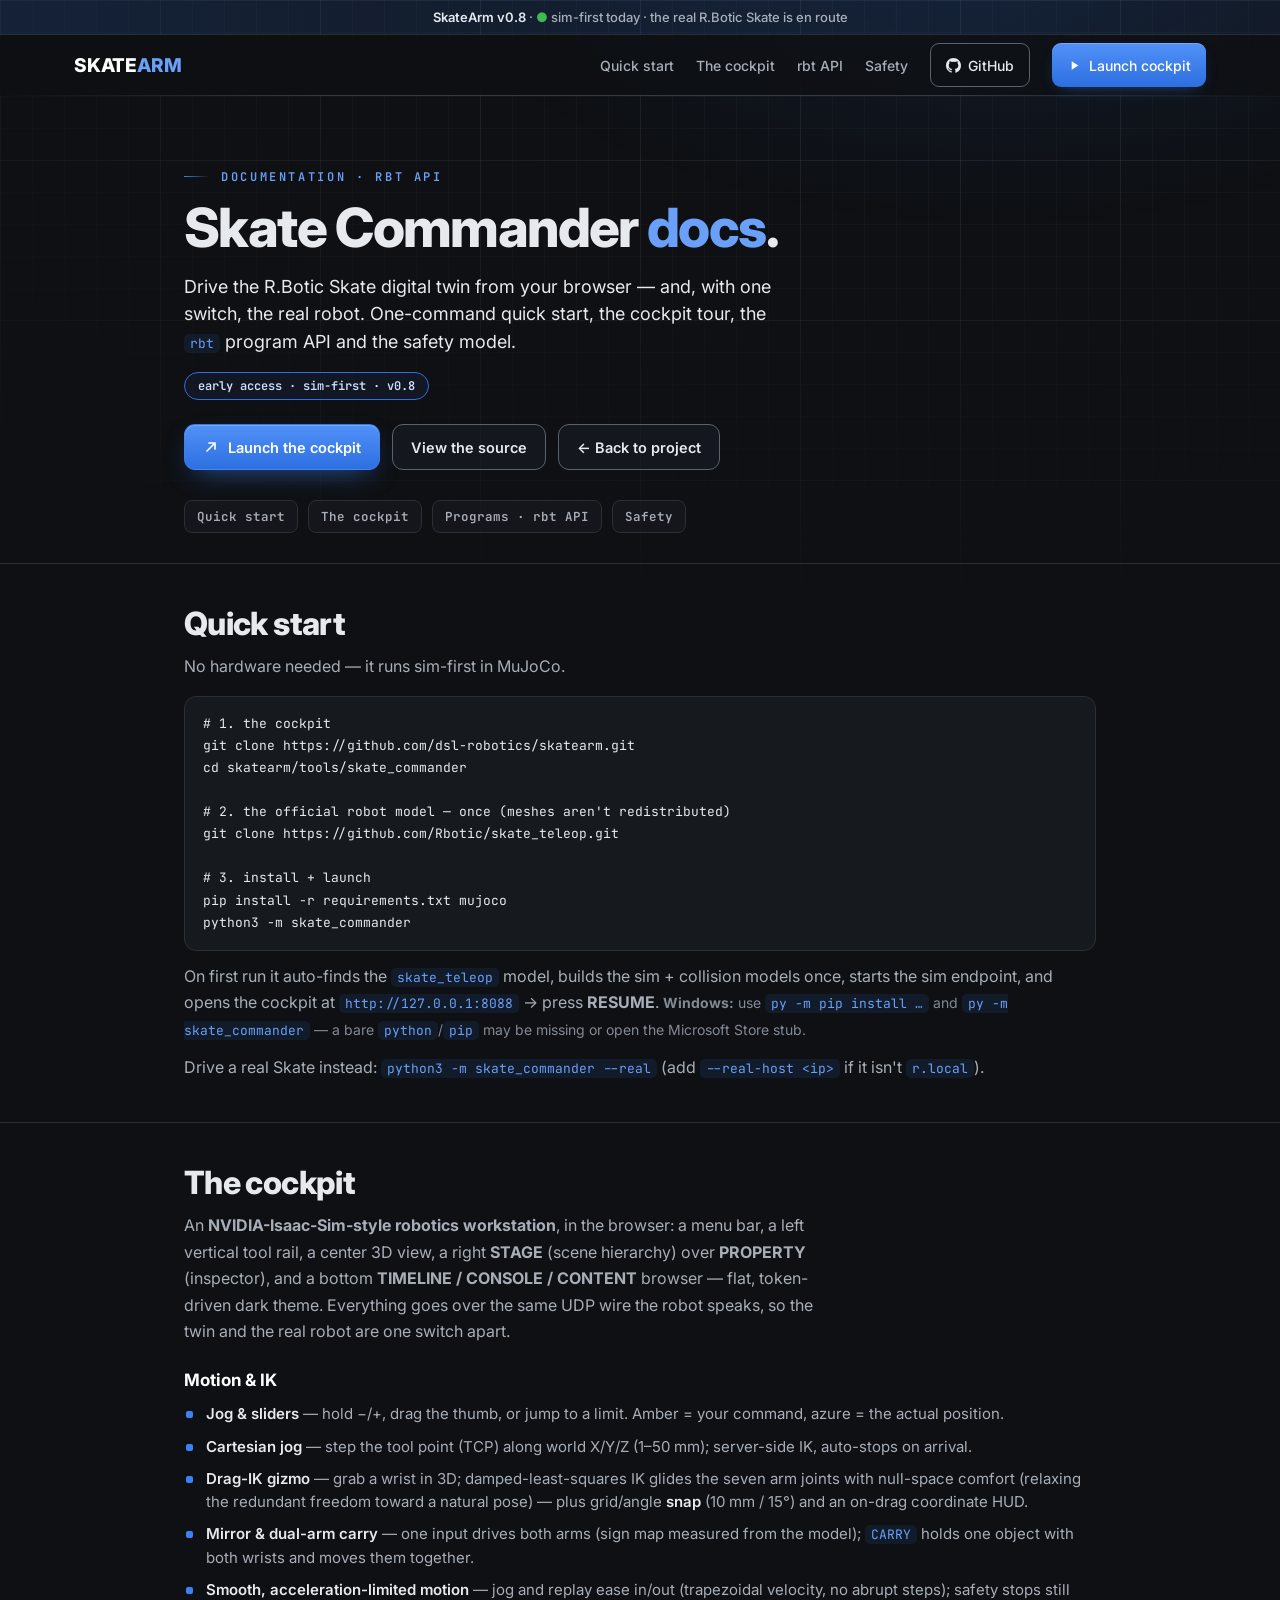
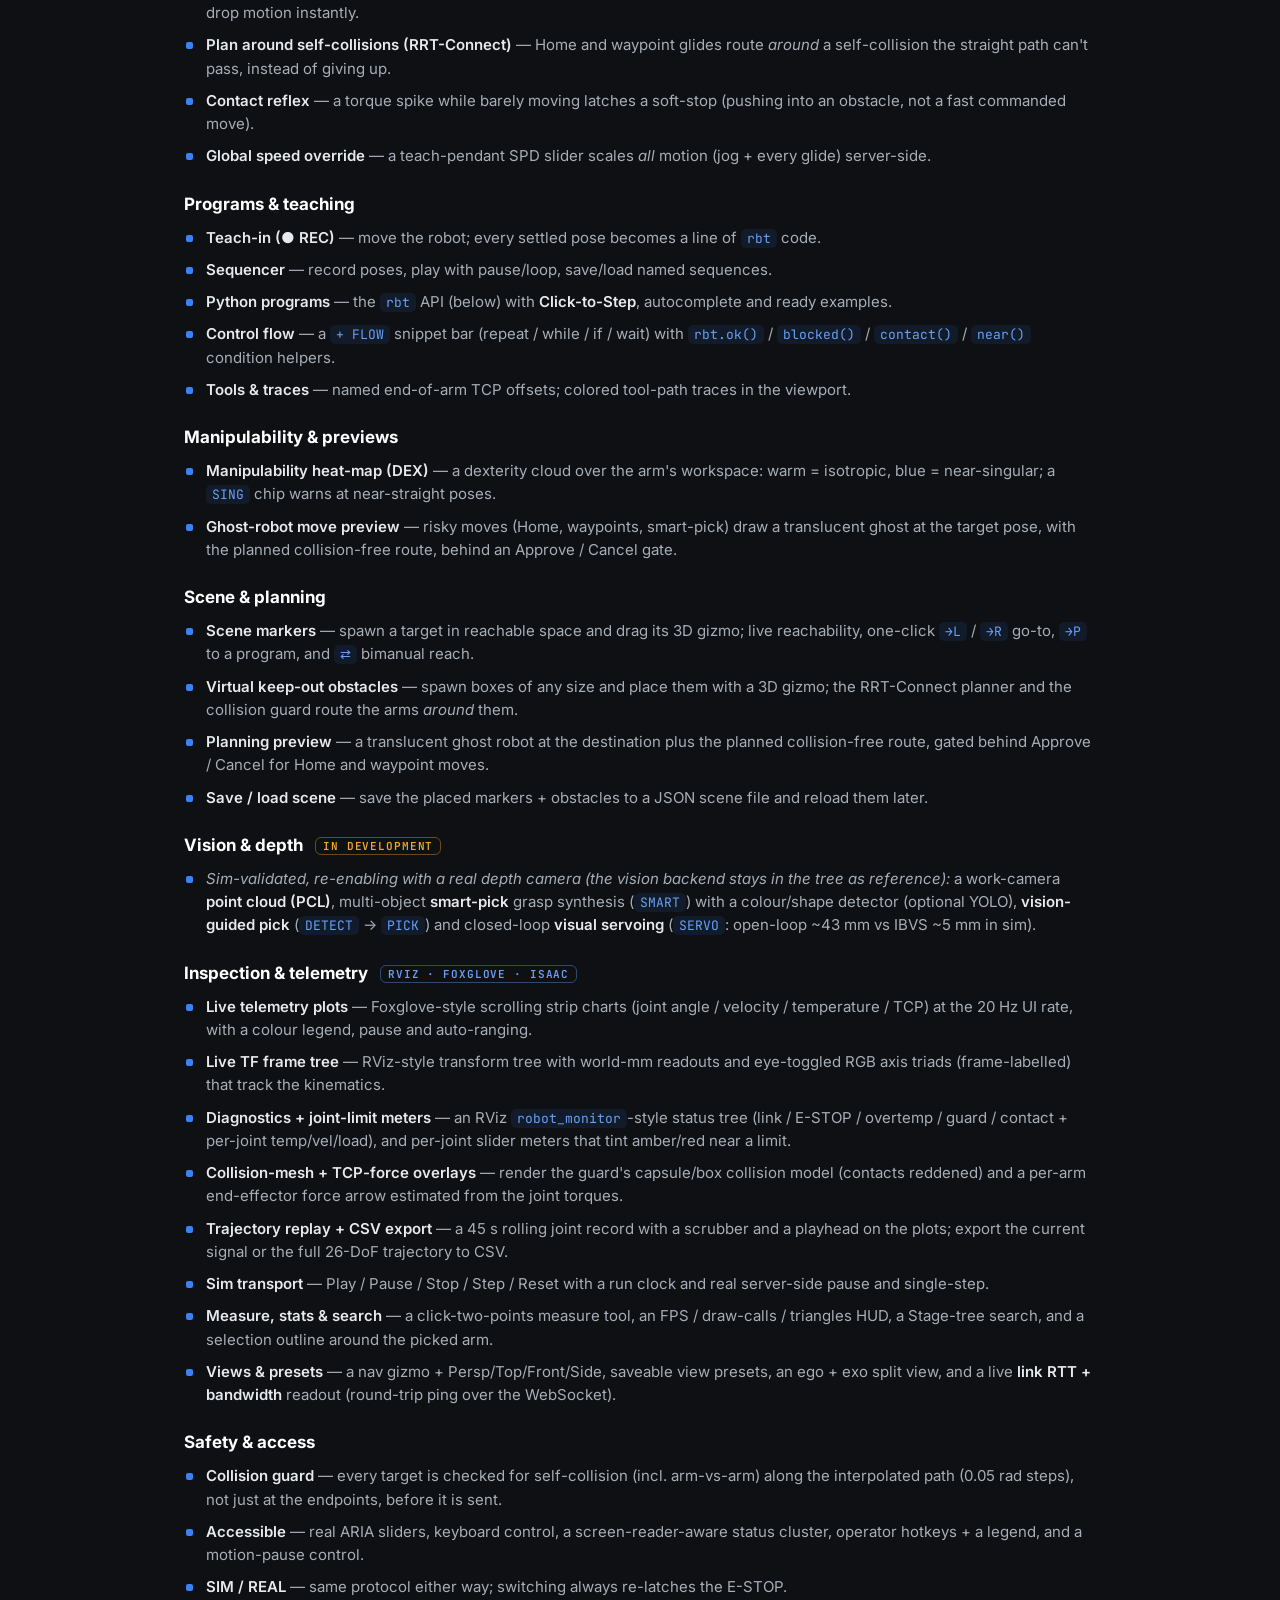
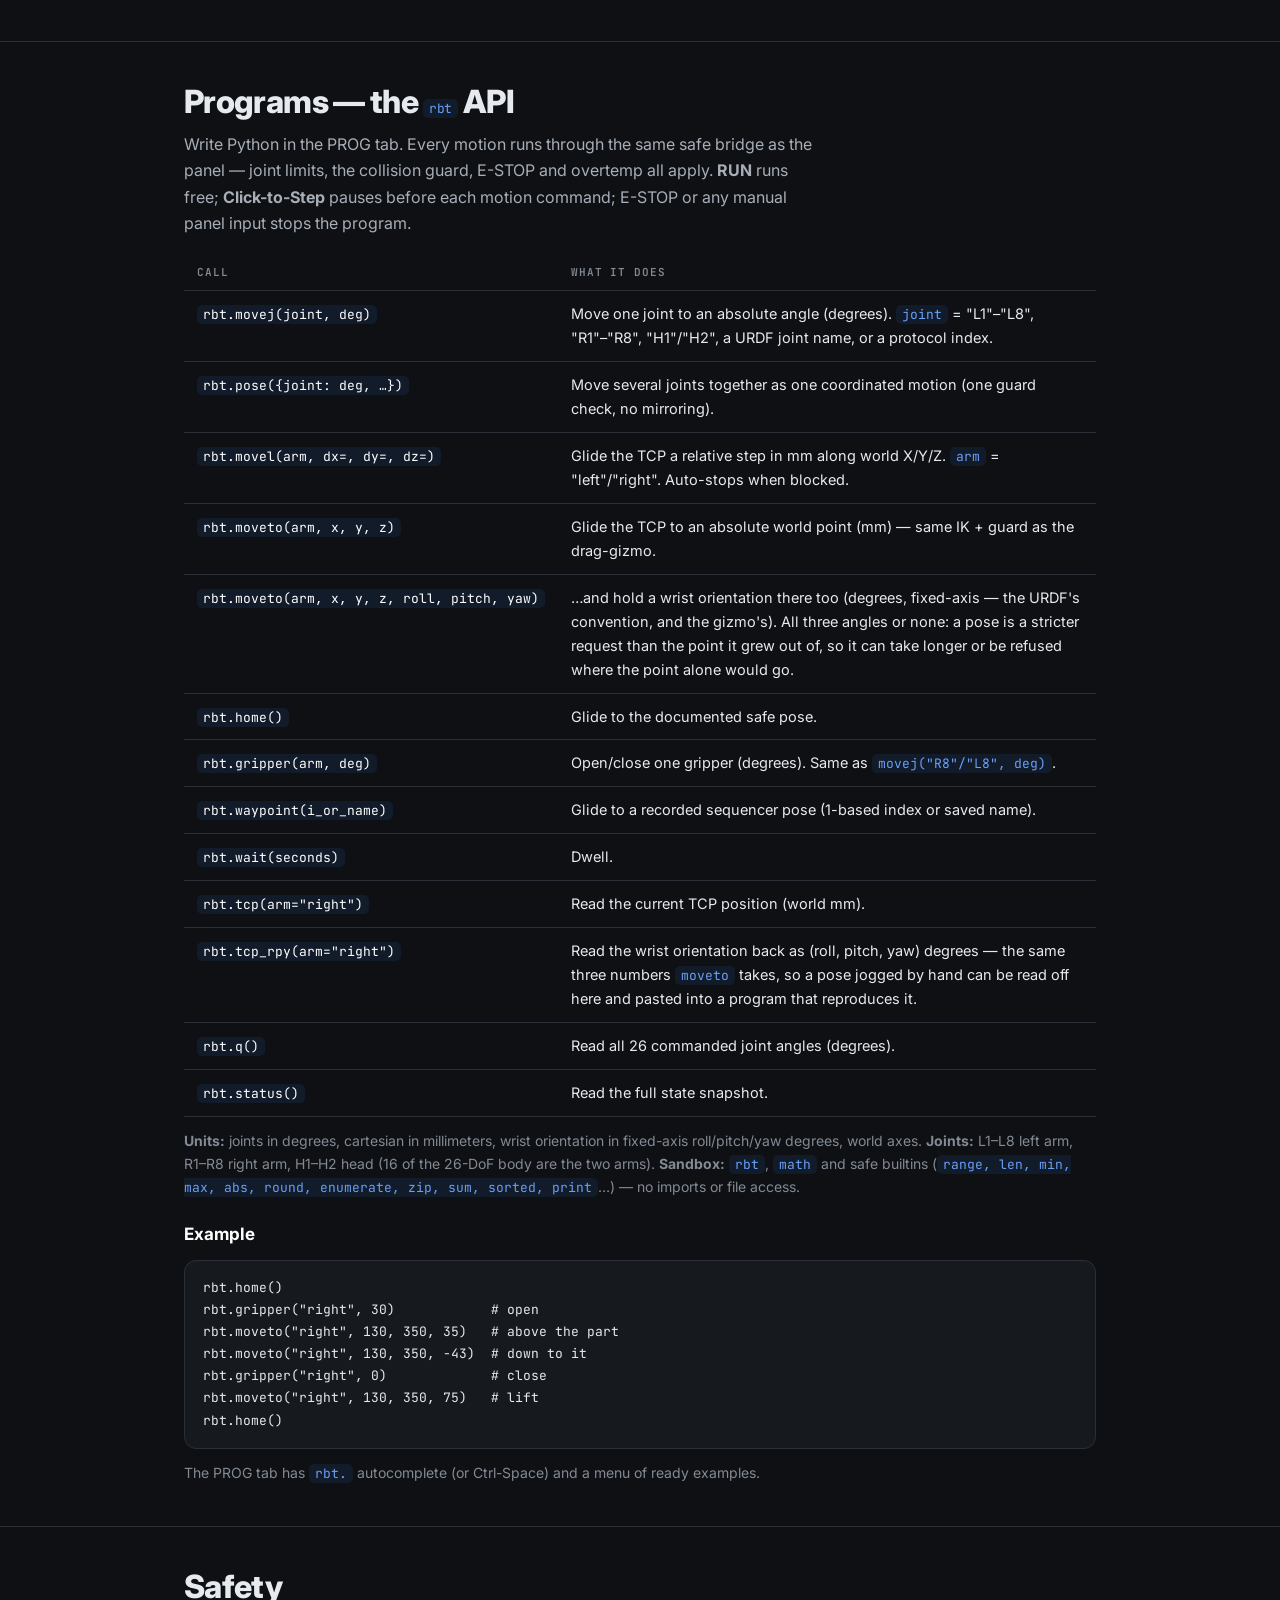
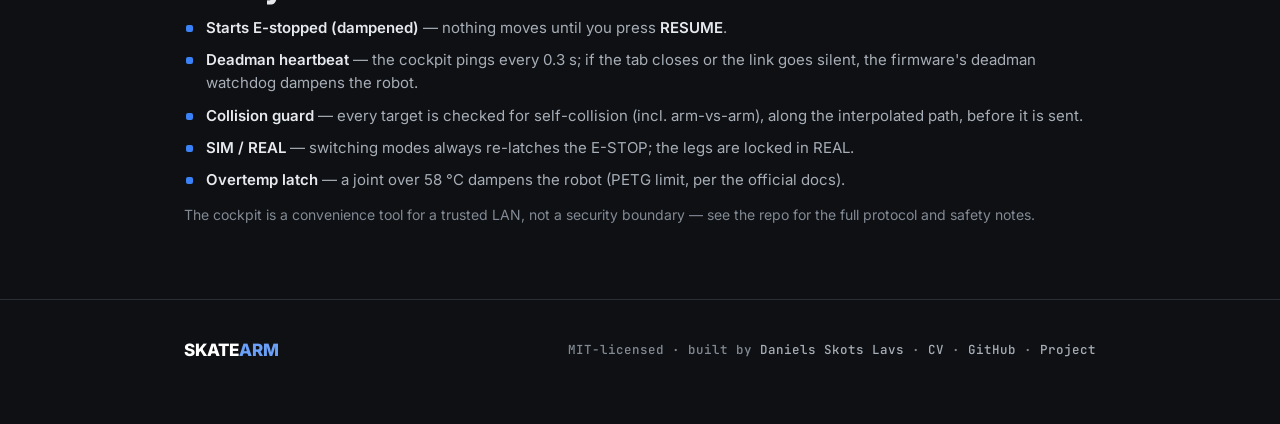
<file: docs/commander.html>
<!DOCTYPE html>
<html lang="en">
<head>
<meta charset="utf-8">
<meta name="viewport" content="width=device-width, initial-scale=1">
<title>Skate Commander — Docs &amp; rbt API reference</title>
<meta name="description" content="Skate Commander docs: one-command quick start, the browser cockpit tour, the rbt program API reference and the safety model — drive the R.Botic Skate digital twin from a browser. Sim-first.">
<meta name="author" content="DSL Robotics">
<link rel="canonical" href="https://dsl-robotics.github.io/skatearm/commander.html">
<link rel="icon" type="image/png" href="img/favicon.png">
<link rel="apple-touch-icon" href="img/apple-touch-icon.png">
<meta property="og:type" content="article">
<meta property="og:site_name" content="SkateArm">
<meta property="og:title" content="Skate Commander — Docs &amp; rbt API reference">
<meta property="og:description" content="One-command quick start, cockpit tour, the rbt program API reference and the safety model. Sim-first.">
<meta property="og:url" content="https://dsl-robotics.github.io/skatearm/commander.html">
<meta property="og:image" content="https://dsl-robotics.github.io/skatearm/img/og_card.png">
<meta property="og:image:width" content="1200">
<meta property="og:image:height" content="630">
<meta name="twitter:card" content="summary_large_image">
<meta name="twitter:title" content="Skate Commander — Docs &amp; rbt API reference">
<meta name="twitter:image" content="https://dsl-robotics.github.io/skatearm/img/og_card.png">
<meta name="theme-color" content="#0E1013">
<link rel="preconnect" href="https://fonts.googleapis.com">
<link rel="preconnect" href="https://fonts.gstatic.com" crossorigin>
<link href="https://fonts.googleapis.com/css2?family=Inter:wght@400;500;600;700;800;900&family=JetBrains+Mono:wght@400;500;600&display=swap" rel="stylesheet">
<style>
  :root{
    --bg:#0E1013; --bg2:#08090B; --panel:#16191E; --panel2:#1E222A;
    --line:#2A2F37; --line2:#343B45; --line3:#5A626E; --fg:#E6E9EE; --fg2:#A7AEB8; --dim:#9BA2AC; --faint:#828A95;
    --accent:#3B82F6; --accent-lt:#6AA0F8; --accent-dk:#2D6FE0; --amber:#F5A623; --ok:#3FB950;
    --grid:rgba(150,160,175,.045); --grid2:rgba(150,160,175,.08);
    --sans:"Inter","Segoe UI",system-ui,sans-serif;
    --mono:"JetBrains Mono",ui-monospace,monospace;
    --maxw:960px; --ease:cubic-bezier(.4,0,.2,1);
  }
  *{margin:0;padding:0;box-sizing:border-box;}
  .skip{position:absolute;left:8px;top:8px;z-index:200;padding:8px 14px;border-radius:8px;
    background:var(--accent-dk);color:#fff;font:600 13px var(--sans);transform:translateY(-200%);transition:transform .15s var(--ease);}
  .skip:focus{transform:translateY(0);}
  html{scroll-behavior:smooth;}
  body{background:var(--bg);color:var(--fg);font:400 16px/1.65 var(--sans);-webkit-font-smoothing:antialiased;overflow-x:hidden;}
  ::selection{background:rgba(59,130,246,.32);color:#fff;}
  a{color:var(--accent-lt);text-decoration:none;}
  a:hover{color:#fff;}
  a:focus-visible,button:focus-visible{outline:2px solid var(--accent-lt);outline-offset:3px;border-radius:8px;}
  body::before{content:"";position:fixed;inset:0;z-index:-3;pointer-events:none;
    background:linear-gradient(var(--grid) 1px,transparent 1px),linear-gradient(90deg,var(--grid) 1px,transparent 1px),
      linear-gradient(var(--grid2) 1px,transparent 1px),linear-gradient(90deg,var(--grid2) 1px,transparent 1px);
    background-size:32px 32px,32px 32px,160px 160px,160px 160px;
    -webkit-mask-image:radial-gradient(125% 80% at 70% 0%,#000 30%,transparent 90%);
    mask-image:radial-gradient(125% 80% at 70% 0%,#000 30%,transparent 90%);}
  body::after{content:"";position:fixed;inset:0;z-index:-2;pointer-events:none;
    background:radial-gradient(1000px 560px at 78% -12%,rgba(59,130,246,.13),transparent 60%);}
  .wrap{max-width:var(--maxw);margin:0 auto;padding:0 24px;}
  .eyebrow{font:600 12px/1 var(--mono);letter-spacing:.22em;text-transform:uppercase;color:var(--accent-lt);display:inline-flex;align-items:center;gap:11px;}
  .eyebrow::before{content:"";width:26px;height:1px;background:linear-gradient(90deg,var(--accent),transparent);display:inline-block;}

  /* ribbon + nav */
  .ribbon{background:linear-gradient(90deg,rgba(59,130,246,.16),rgba(59,130,246,.05));border-bottom:1px solid var(--line);
    font:500 13px var(--sans);color:var(--fg2);text-align:center;padding:9px 16px;}
  .ribbon b{color:var(--fg);font-weight:600;} .ribbon .dot{color:var(--ok);}
  nav{position:sticky;top:0;z-index:50;backdrop-filter:blur(14px) saturate(1.2);background:rgba(14,16,19,.72);border-bottom:1px solid transparent;
    border-image:linear-gradient(90deg,transparent,var(--line2) 25%,var(--line2) 75%,transparent) 1;}
  nav .wrap{display:flex;align-items:center;justify-content:space-between;min-height:60px;gap:16px;max-width:1180px;}
  .brand{font:800 19px var(--sans);letter-spacing:-.01em;color:#fff;}
  .brand i{color:var(--accent-lt);font-style:normal;}
  .nav-links{display:flex;align-items:center;gap:22px;}
  .nav-links a{font:500 14px var(--sans);color:var(--fg2);display:inline-flex;align-items:center;min-height:44px;}
  .nav-links a:hover{color:#fff;}
  .nav-cta{display:inline-flex;align-items:center;gap:7px;padding:9px 15px;border-radius:9px;font:600 13.5px var(--sans);min-height:44px;}
  .nav-cta.ghost{border:1px solid var(--line3);color:var(--fg);}
  .nav-cta.ghost:hover{border-color:var(--accent);background:rgba(59,130,246,.08);}
  .nav-cta.solid{background:linear-gradient(180deg,#5191F8,var(--accent-dk));color:#fff;
    box-shadow:0 6px 18px -10px rgba(59,130,246,.7),inset 0 1px 0 rgba(255,255,255,.2);}
  .nav-cta svg{width:15px;height:15px;}
  @media(max-width:860px){.nav-links a.hidem{display:none;}}

  /* doc header */
  .dochead{padding:62px 0 30px;position:relative;}
  .dochead h1{font:800 clamp(34px,5.4vw,54px)/1.04 var(--sans);letter-spacing:-.03em;margin:16px 0 0;}
  .dochead h1 i{color:var(--accent-lt);font-style:normal;}
  .dochead .lead{color:var(--fg);font-size:18px;line-height:1.55;margin:16px 0 0;max-width:600px;}
  .pill{display:inline-block;margin-top:16px;font:600 12px var(--mono);color:#cfe0ff;background:rgba(20,28,44,.7);
    border:1px solid var(--accent-dk);border-radius:999px;padding:5px 13px;}
  .ctas{display:flex;flex-wrap:wrap;gap:12px;margin-top:24px;}
  .btn{display:inline-flex;align-items:center;gap:9px;padding:12px 18px;border-radius:11px;font:600 14.5px var(--sans);transition:all .16s var(--ease);min-height:46px;}
  .btn svg{width:16px;height:16px;}
  .btn.primary{background:linear-gradient(180deg,#5191F8,var(--accent-dk));color:#fff;border:1px solid rgba(59,130,246,.55);
    box-shadow:0 10px 28px -12px rgba(59,130,246,.75),inset 0 1px 0 rgba(255,255,255,.22);}
  .btn.primary:hover{transform:translateY(-2px);color:#fff;}
  .btn.ghost{border:1px solid var(--line3);color:var(--fg);background:rgba(30,34,42,.45);}
  .btn.ghost:hover{border-color:var(--accent);background:rgba(59,130,246,.1);color:#fff;transform:translateY(-2px);}
  .toc{display:flex;flex-wrap:wrap;gap:8px 10px;margin-top:30px;}
  .toc a{font:600 12.5px var(--mono);color:var(--fg2);border:1px solid var(--line);border-radius:8px;padding:7px 12px;background:rgba(30,34,42,.4);}
  .toc a:hover{color:#fff;border-color:var(--accent);}

  /* sections */
  section{padding:42px 0;border-top:1px solid var(--line);}
  h2{font:800 clamp(24px,3.4vw,32px)/1.1 var(--sans);letter-spacing:-.02em;}
  .sub{color:var(--fg2);margin:12px 0 0;max-width:640px;}
  h3{font:700 17px var(--sans);margin:26px 0 0;color:#fff;}
  p{color:var(--fg2);margin:12px 0 0;}
  .note{color:var(--faint);font-size:14px;}
  pre{background:var(--panel);border:1px solid var(--line);border-radius:12px;padding:16px 18px;overflow:auto;font:13px/1.7 var(--mono);color:var(--fg);margin:16px 0 0;}
  code{font:13px var(--mono);color:var(--accent-lt);background:rgba(59,130,246,.1);padding:1px 6px;border-radius:5px;}
  pre code{color:var(--fg);background:none;padding:0;}
  ul.feat{list-style:none;margin:12px 0 0;display:grid;gap:9px;}
  ul.feat li{color:var(--fg2);padding-left:22px;position:relative;font-size:15px;line-height:1.55;}
  ul.feat li::before{content:"";position:absolute;left:2px;top:9px;width:7px;height:7px;border-radius:2px;background:var(--accent);}
  ul.feat b{color:var(--fg);font-weight:600;}
  .devtag{color:var(--amber);font:600 11px var(--mono);text-transform:uppercase;letter-spacing:.08em;border:1px solid rgba(245,166,35,.4);border-radius:6px;padding:1px 7px;margin-left:8px;vertical-align:middle;}
  table.api{width:100%;border-collapse:collapse;margin:18px 0 0;font-size:14.5px;}
  table.api th,table.api td{text-align:left;vertical-align:top;padding:11px 13px;border-bottom:1px solid var(--line);}
  table.api th{color:var(--faint);font:600 11px var(--mono);text-transform:uppercase;letter-spacing:.08em;}
  table.api tr:hover td{background:rgba(59,130,246,.04);}
  table.api td:first-child{white-space:nowrap;}
  table.api td:first-child code{color:#fff;}
  .wrap2{max-width:var(--maxw);margin:0 auto;padding:0 24px;}

  /* footer */
  footer{padding:40px 0 64px;border-top:1px solid var(--line);margin-top:30px;}
  footer .row{display:flex;flex-wrap:wrap;gap:14px 26px;justify-content:space-between;align-items:center;}
  .fbrand{font:800 17px var(--sans);color:#fff;}
  .fbrand i{color:var(--accent-lt);font-style:normal;}
  .fmeta{font:500 12.5px var(--mono);color:var(--faint);}
  .fmeta a{color:var(--fg2);} .fmeta a:hover{color:#fff;}
</style>
</head>
<body>
<a class="skip" href="#main">Skip to content</a>

<div class="ribbon"><b>SkateArm v0.8</b> &middot; <span class="dot">&#9679;</span> sim-first today &middot; the real R.Botic Skate is en route</div>

<nav>
  <div class="wrap">
    <a class="brand" href="index.html">SKATE<i>ARM</i></a>
    <span class="nav-links">
      <a class="hidem" href="#quickstart">Quick start</a>
      <a class="hidem" href="#cockpit">The cockpit</a>
      <a class="hidem" href="#programs">rbt API</a>
      <a class="hidem" href="#safety">Safety</a>
      <a class="nav-cta ghost" href="https://github.com/dsl-robotics/skatearm" target="_blank" rel="noopener"><svg viewBox="0 0 16 16" fill="currentColor" aria-hidden="true"><path d="M8 0C3.58 0 0 3.58 0 8c0 3.54 2.29 6.53 5.47 7.59.4.07.55-.17.55-.38 0-.19-.01-.7-.01-1.36-2.01.37-2.53-.49-2.69-.94-.09-.23-.48-.94-.82-1.13-.28-.15-.68-.52-.01-.53.63-.01 1.08.58 1.23.82.72 1.21 1.87.87 2.33.66.07-.52.28-.87.51-1.07-1.78-.2-3.64-.89-3.64-3.95 0-.87.31-1.59.82-2.15-.08-.2-.36-1.02.08-2.12 0 0 .67-.21 2.2.82a7.6 7.6 0 014 0c1.53-1.04 2.2-.82 2.2-.82.44 1.1.16 1.92.08 2.12.51.56.82 1.27.82 2.15 0 3.07-1.87 3.75-3.65 3.95.29.25.54.73.54 1.48 0 1.07-.01 1.93-.01 2.2 0 .21.15.46.55.38A8.01 8.01 0 0016 8c0-4.42-3.58-8-8-8z"/></svg>GitHub</a>
      <a class="nav-cta solid" href="https://raw.githack.com/dsl-robotics/skatearm/main/tools/skate_commander/preview.html" target="_blank" rel="noopener"><svg viewBox="0 0 16 16" fill="none" stroke="currentColor" stroke-width="1.8" aria-hidden="true"><path d="M5 3.5v9l7-4.5z" fill="currentColor" stroke="none"/></svg>Launch cockpit</a>
    </span>
  </div>
</nav>

<header class="dochead" id="main">
  <div class="wrap">
    <span class="eyebrow">Documentation &middot; rbt API</span>
    <h1>Skate Commander <i>docs</i>.</h1>
    <p class="lead">Drive the R.Botic Skate digital twin from your browser — and, with one switch, the real robot. One-command quick start, the cockpit tour, the <code>rbt</code> program API and the safety model.</p>
    <span class="pill">early access &middot; sim-first &middot; v0.8</span>
    <div class="ctas">
      <a class="btn primary" href="https://raw.githack.com/dsl-robotics/skatearm/main/tools/skate_commander/preview.html" target="_blank" rel="noopener"><svg viewBox="0 0 16 16" fill="none" stroke="currentColor" stroke-width="1.7" stroke-linecap="round" stroke-linejoin="round" aria-hidden="true"><path d="M4 12 12 4M6 4h6v6"/></svg>Launch the cockpit</a>
      <a class="btn ghost" href="https://github.com/dsl-robotics/skatearm/tree/main/tools/skate_commander" target="_blank" rel="noopener">View the source</a>
      <a class="btn ghost" href="index.html">&larr; Back to project</a>
    </div>
    <div class="toc">
      <a href="#quickstart">Quick start</a>
      <a href="#cockpit">The cockpit</a>
      <a href="#programs">Programs &middot; rbt API</a>
      <a href="#safety">Safety</a>
    </div>
  </div>
</header>

<section id="quickstart">
  <div class="wrap">
    <h2>Quick start</h2>
    <p class="sub">No hardware needed — it runs sim-first in MuJoCo.</p>
    <pre><code># 1. the cockpit
git clone https://github.com/dsl-robotics/skatearm.git
cd skatearm/tools/skate_commander

# 2. the official robot model — once (meshes aren't redistributed)
git clone https://github.com/Rbotic/skate_teleop.git

# 3. install + launch
pip install -r requirements.txt mujoco
python3 -m skate_commander</code></pre>
    <p>On first run it auto-finds the <code>skate_teleop</code> model, builds the sim + collision models once, starts the sim endpoint, and opens the cockpit at <code>http://127.0.0.1:8088</code> &rarr; press <b>RESUME</b>. <span class="note"><b>Windows:</b> use <code>py -m pip install &hellip;</code> and <code>py -m skate_commander</code> — a bare <code>python</code>/<code>pip</code> may be missing or open the Microsoft Store stub.</span></p>
    <p>Drive a real Skate instead: <code>python3 -m skate_commander --real</code> (add <code>--real-host &lt;ip&gt;</code> if it isn't <code>r.local</code>).</p>
  </div>
</section>

<section id="cockpit">
  <div class="wrap">
    <h2>The cockpit</h2>
    <p class="sub">An <b>NVIDIA-Isaac-Sim-style robotics workstation</b>, in the browser: a menu bar, a left vertical tool rail, a center 3D view, a right <b>STAGE</b> (scene hierarchy) over <b>PROPERTY</b> (inspector), and a bottom <b>TIMELINE / CONSOLE / CONTENT</b> browser — flat, token-driven dark theme. Everything goes over the same UDP wire the robot speaks, so the twin and the real robot are one switch apart.</p>

    <h3>Motion &amp; IK</h3>
    <ul class="feat">
      <li><b>Jog &amp; sliders</b> — hold &minus;/+, drag the thumb, or jump to a limit. Amber = your command, azure = the actual position.</li>
      <li><b>Cartesian jog</b> — step the tool point (TCP) along world X/Y/Z (1&ndash;50&nbsp;mm); server-side IK, auto-stops on arrival.</li>
      <li><b>Drag-IK gizmo</b> — grab a wrist in 3D; damped-least-squares IK glides the seven arm joints with null-space comfort (relaxing the redundant freedom toward a natural pose) — plus grid/angle <b>snap</b> (10&nbsp;mm / 15&deg;) and an on-drag coordinate HUD.</li>
      <li><b>Mirror &amp; dual-arm carry</b> — one input drives both arms (sign map measured from the model); <code>CARRY</code> holds one object with both wrists and moves them together.</li>
      <li><b>Smooth, acceleration-limited motion</b> — jog and replay ease in/out (trapezoidal velocity, no abrupt steps); safety stops still drop motion instantly.</li>
      <li><b>Plan around self-collisions (RRT-Connect)</b> — Home and waypoint glides route <i>around</i> a self-collision the straight path can't pass, instead of giving up.</li>
      <li><b>Contact reflex</b> — a torque spike while barely moving latches a soft-stop (pushing into an obstacle, not a fast commanded move).</li>
      <li><b>Global speed override</b> — a teach-pendant SPD slider scales <i>all</i> motion (jog + every glide) server-side.</li>
    </ul>

    <h3>Programs &amp; teaching</h3>
    <ul class="feat">
      <li><b>Teach-in (&#9679; REC)</b> — move the robot; every settled pose becomes a line of <code>rbt</code> code.</li>
      <li><b>Sequencer</b> — record poses, play with pause/loop, save/load named sequences.</li>
      <li><b>Python programs</b> — the <code>rbt</code> API (below) with <b>Click-to-Step</b>, autocomplete and ready examples.</li>
      <li><b>Control flow</b> — a <code>+ FLOW</code> snippet bar (repeat / while / if / wait) with <code>rbt.ok()</code> / <code>blocked()</code> / <code>contact()</code> / <code>near()</code> condition helpers.</li>
      <li><b>Tools &amp; traces</b> — named end-of-arm TCP offsets; colored tool-path traces in the viewport.</li>
    </ul>

    <h3>Manipulability &amp; previews</h3>
    <ul class="feat">
      <li><b>Manipulability heat-map (DEX)</b> — a dexterity cloud over the arm's workspace: warm = isotropic, blue = near-singular; a <code>SING</code> chip warns at near-straight poses.</li>
      <li><b>Ghost-robot move preview</b> — risky moves (Home, waypoints, smart-pick) draw a translucent ghost at the target pose, with the planned collision-free route, behind an Approve / Cancel gate.</li>
    </ul>

    <h3>Scene &amp; planning</h3>
    <ul class="feat">
      <li><b>Scene markers</b> — spawn a target in reachable space and drag its 3D gizmo; live reachability, one-click <code>&rarr;L</code> / <code>&rarr;R</code> go-to, <code>&rarr;P</code> to a program, and <code>&#8644;</code> bimanual reach.</li>
      <li><b>Virtual keep-out obstacles</b> — spawn boxes of any size and place them with a 3D gizmo; the RRT-Connect planner and the collision guard route the arms <i>around</i> them.</li>
      <li><b>Planning preview</b> — a translucent ghost robot at the destination plus the planned collision-free route, gated behind Approve / Cancel for Home and waypoint moves.</li>
      <li><b>Save / load scene</b> — save the placed markers + obstacles to a JSON scene file and reload them later.</li>
    </ul>

    <h3>Vision &amp; depth <span class="devtag">in development</span></h3>
    <ul class="feat">
      <li><i>Sim-validated, re-enabling with a real depth camera (the vision backend stays in the tree as reference):</i> a work-camera <b>point cloud (PCL)</b>, multi-object <b>smart-pick</b> grasp synthesis (<code>SMART</code>) with a colour/shape detector (optional YOLO), <b>vision-guided pick</b> (<code>DETECT</code> &rarr; <code>PICK</code>) and closed-loop <b>visual servoing</b> (<code>SERVO</code>: open-loop ~43&nbsp;mm vs IBVS ~5&nbsp;mm in sim).</li>
    </ul>

    <h3>Inspection &amp; telemetry <span class="devtag" style="color:var(--accent-lt);border-color:rgba(106,160,248,.4)">RViz &middot; Foxglove &middot; Isaac</span></h3>
    <ul class="feat">
      <li><b>Live telemetry plots</b> — Foxglove-style scrolling strip charts (joint angle / velocity / temperature / TCP) at the 20&nbsp;Hz UI rate, with a colour legend, pause and auto-ranging.</li>
      <li><b>Live TF frame tree</b> — RViz-style transform tree with world-mm readouts and eye-toggled RGB axis triads (frame-labelled) that track the kinematics.</li>
      <li><b>Diagnostics + joint-limit meters</b> — an RViz <code>robot_monitor</code>-style status tree (link / E-STOP / overtemp / guard / contact + per-joint temp/vel/load), and per-joint slider meters that tint amber/red near a limit.</li>
      <li><b>Collision-mesh + TCP-force overlays</b> — render the guard's capsule/box collision model (contacts reddened) and a per-arm end-effector force arrow estimated from the joint torques.</li>
      <li><b>Trajectory replay + CSV export</b> — a 45&nbsp;s rolling joint record with a scrubber and a playhead on the plots; export the current signal or the full 26-DoF trajectory to CSV.</li>
      <li><b>Sim transport</b> — Play / Pause / Stop / Step / Reset with a run clock and real server-side pause and single-step.</li>
      <li><b>Measure, stats &amp; search</b> — a click-two-points measure tool, an FPS / draw-calls / triangles HUD, a Stage-tree search, and a selection outline around the picked arm.</li>
      <li><b>Views &amp; presets</b> — a nav gizmo + Persp/Top/Front/Side, saveable view presets, an ego + exo split view, and a live <b>link RTT + bandwidth</b> readout (round-trip ping over the WebSocket).</li>
    </ul>

    <h3>Safety &amp; access</h3>
    <ul class="feat">
      <li><b>Collision guard</b> — every target is checked for self-collision (incl. arm-vs-arm) along the interpolated path (0.05&nbsp;rad steps), not just at the endpoints, before it is sent.</li>
      <li><b>Accessible</b> — real ARIA sliders, keyboard control, a screen-reader-aware status cluster, operator hotkeys + a legend, and a motion-pause control.</li>
      <li><b>SIM / REAL</b> — same protocol either way; switching always re-latches the E-STOP.</li>
    </ul>
  </div>
</section>

<section id="programs">
  <div class="wrap">
    <h2>Programs — the <code>rbt</code> API</h2>
    <p class="sub">Write Python in the PROG tab. Every motion runs through the same safe bridge as the panel — joint limits, the collision guard, E-STOP and overtemp all apply. <b>RUN</b> runs free; <b>Click-to-Step</b> pauses before each motion command; E-STOP or any manual panel input stops the program.</p>
    <table class="api">
      <tr><th>Call</th><th>What it does</th></tr>
      <tr><td><code>rbt.movej(joint, deg)</code></td><td>Move one joint to an absolute angle (degrees). <code>joint</code> = "L1"&ndash;"L8", "R1"&ndash;"R8", "H1"/"H2", a URDF joint name, or a protocol index.</td></tr>
      <tr><td><code>rbt.pose({joint: deg, &hellip;})</code></td><td>Move several joints together as one coordinated motion (one guard check, no mirroring).</td></tr>
      <tr><td><code>rbt.movel(arm, dx=, dy=, dz=)</code></td><td>Glide the TCP a relative step in mm along world X/Y/Z. <code>arm</code> = "left"/"right". Auto-stops when blocked.</td></tr>
      <tr><td><code>rbt.moveto(arm, x, y, z)</code></td><td>Glide the TCP to an absolute world point (mm) — same IK + guard as the drag-gizmo.</td></tr>
      <tr><td><code>rbt.moveto(arm, x, y, z, roll, pitch, yaw)</code></td><td>&hellip;and hold a wrist orientation there too (degrees, fixed-axis &mdash; the URDF's convention, and the gizmo's). All three angles or none: a pose is a stricter request than the point it grew out of, so it can take longer or be refused where the point alone would go.</td></tr>
      <tr><td><code>rbt.home()</code></td><td>Glide to the documented safe pose.</td></tr>
      <tr><td><code>rbt.gripper(arm, deg)</code></td><td>Open/close one gripper (degrees). Same as <code>movej("R8"/"L8", deg)</code>.</td></tr>
      <tr><td><code>rbt.waypoint(i_or_name)</code></td><td>Glide to a recorded sequencer pose (1-based index or saved name).</td></tr>
      <tr><td><code>rbt.wait(seconds)</code></td><td>Dwell.</td></tr>
      <tr><td><code>rbt.tcp(arm="right")</code></td><td>Read the current TCP position (world mm).</td></tr>
      <tr><td><code>rbt.tcp_rpy(arm="right")</code></td><td>Read the wrist orientation back as (roll, pitch, yaw) degrees &mdash; the same three numbers <code>moveto</code> takes, so a pose jogged by hand can be read off here and pasted into a program that reproduces it.</td></tr>
      <tr><td><code>rbt.q()</code></td><td>Read all 26 commanded joint angles (degrees).</td></tr>
      <tr><td><code>rbt.status()</code></td><td>Read the full state snapshot.</td></tr>
    </table>
    <p class="note"><b>Units:</b> joints in degrees, cartesian in millimeters, wrist orientation in fixed-axis roll/pitch/yaw degrees, world axes. <b>Joints:</b> L1&ndash;L8 left arm, R1&ndash;R8 right arm, H1&ndash;H2 head (16 of the 26-DoF body are the two arms). <b>Sandbox:</b> <code>rbt</code>, <code>math</code> and safe builtins (<code>range, len, min, max, abs, round, enumerate, zip, sum, sorted, print</code>&hellip;) — no imports or file access.</p>
    <h3>Example</h3>
    <pre><code>rbt.home()
rbt.gripper("right", 30)            # open
rbt.moveto("right", 130, 350, 35)   # above the part
rbt.moveto("right", 130, 350, -43)  # down to it
rbt.gripper("right", 0)             # close
rbt.moveto("right", 130, 350, 75)   # lift
rbt.home()</code></pre>
    <p class="note">The PROG tab has <code>rbt.</code> autocomplete (or Ctrl-Space) and a menu of ready examples.</p>
  </div>
</section>

<section id="safety">
  <div class="wrap">
    <h2>Safety</h2>
    <ul class="feat">
      <li><b>Starts E-stopped (dampened)</b> — nothing moves until you press <b>RESUME</b>.</li>
      <li><b>Deadman heartbeat</b> — the cockpit pings every 0.3&nbsp;s; if the tab closes or the link goes silent, the firmware's deadman watchdog dampens the robot.</li>
      <li><b>Collision guard</b> — every target is checked for self-collision (incl. arm-vs-arm), along the interpolated path, before it is sent.</li>
      <li><b>SIM / REAL</b> — switching modes always re-latches the E-STOP; the legs are locked in REAL.</li>
      <li><b>Overtemp latch</b> — a joint over 58&nbsp;&deg;C dampens the robot (PETG limit, per the official docs).</li>
    </ul>
    <p class="note">The cockpit is a convenience tool for a trusted LAN, not a security boundary — see the repo for the full protocol and safety notes.</p>
  </div>
</section>

<footer>
  <div class="wrap">
    <div class="row">
      <span class="fbrand">SKATE<i>ARM</i></span>
      <span class="fmeta">MIT-licensed &middot; built by <a href="https://github.com/Lavs-Daniels-Skots-231RMC173" target="_blank" rel="noopener">Daniels&nbsp;Skots&nbsp;Lavs</a> &middot; <a href="Daniels_Skots_Lavs_CV_EN.pdf" target="_blank" rel="noopener">CV</a> &middot; <a href="https://github.com/dsl-robotics/skatearm" target="_blank" rel="noopener">GitHub</a> &middot; <a href="index.html">Project</a></span>
    </div>
  </div>
</footer>
</body>
</html>
</file>
